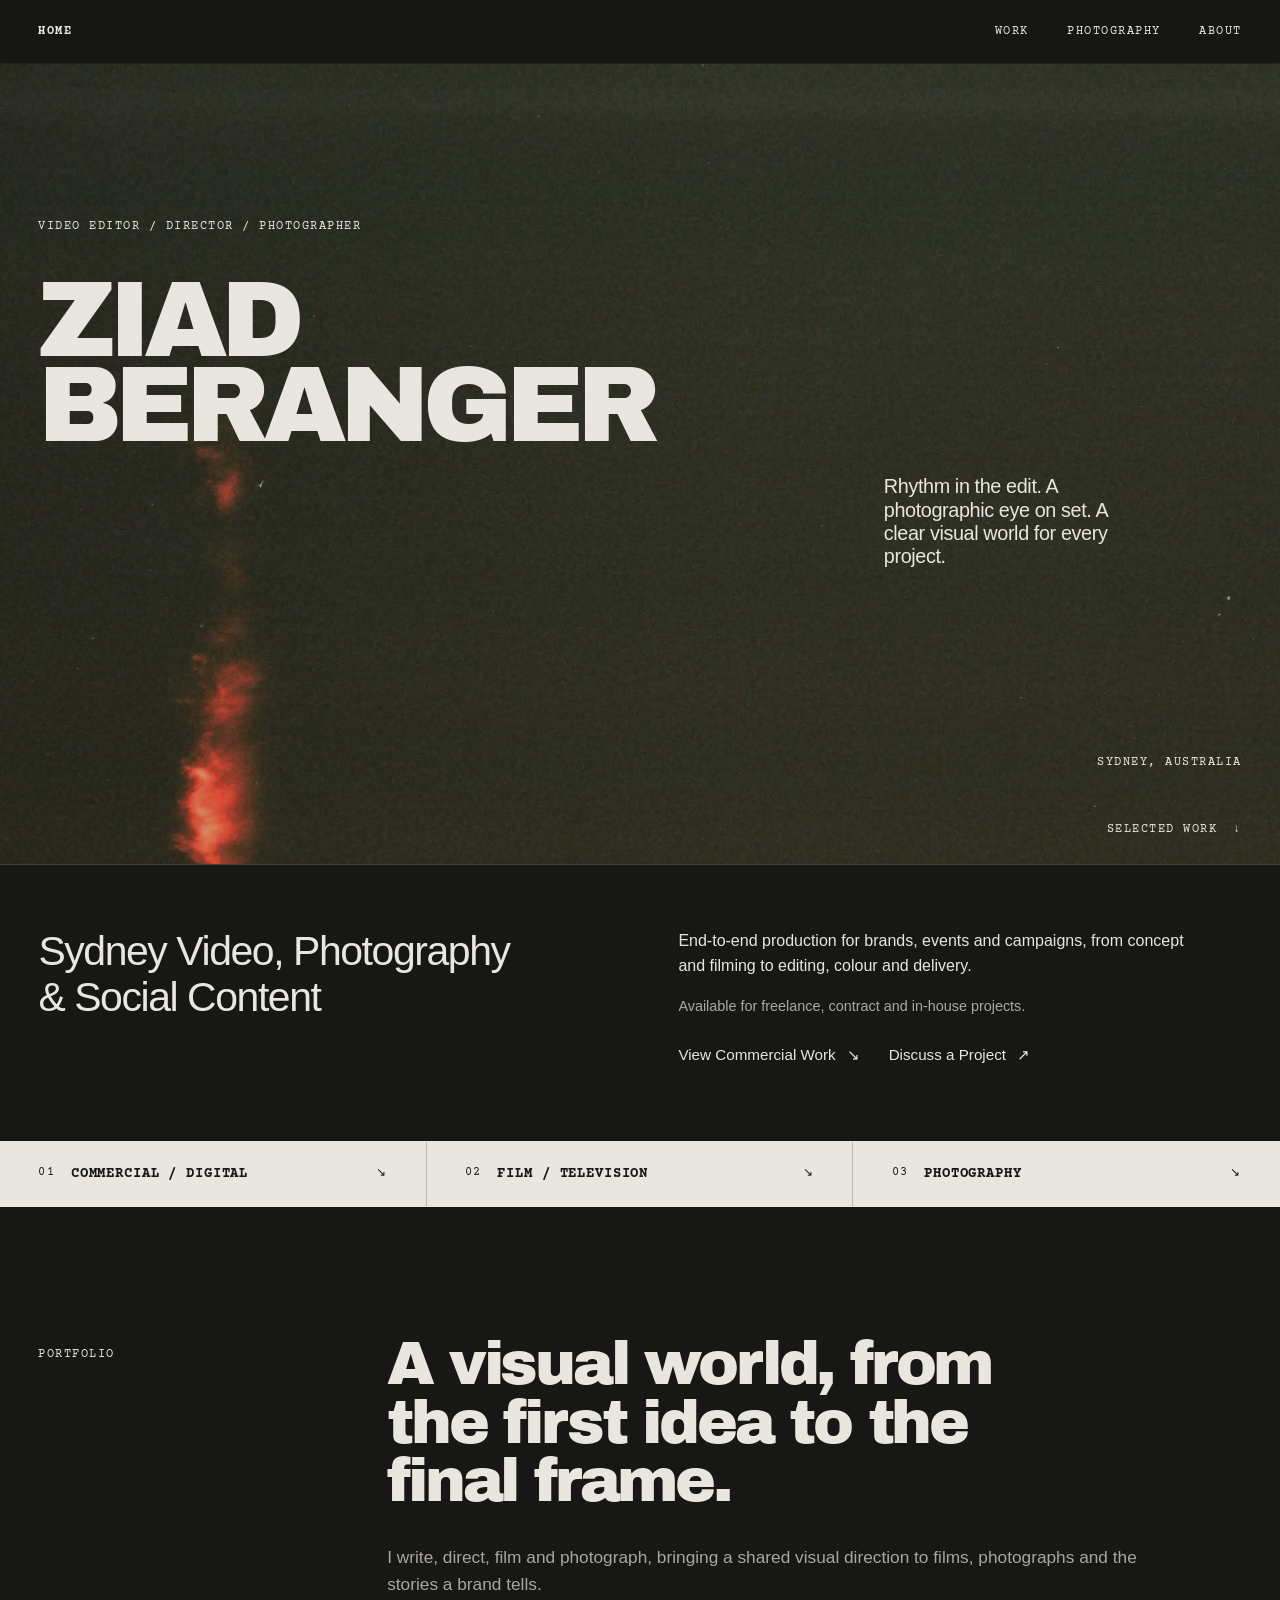
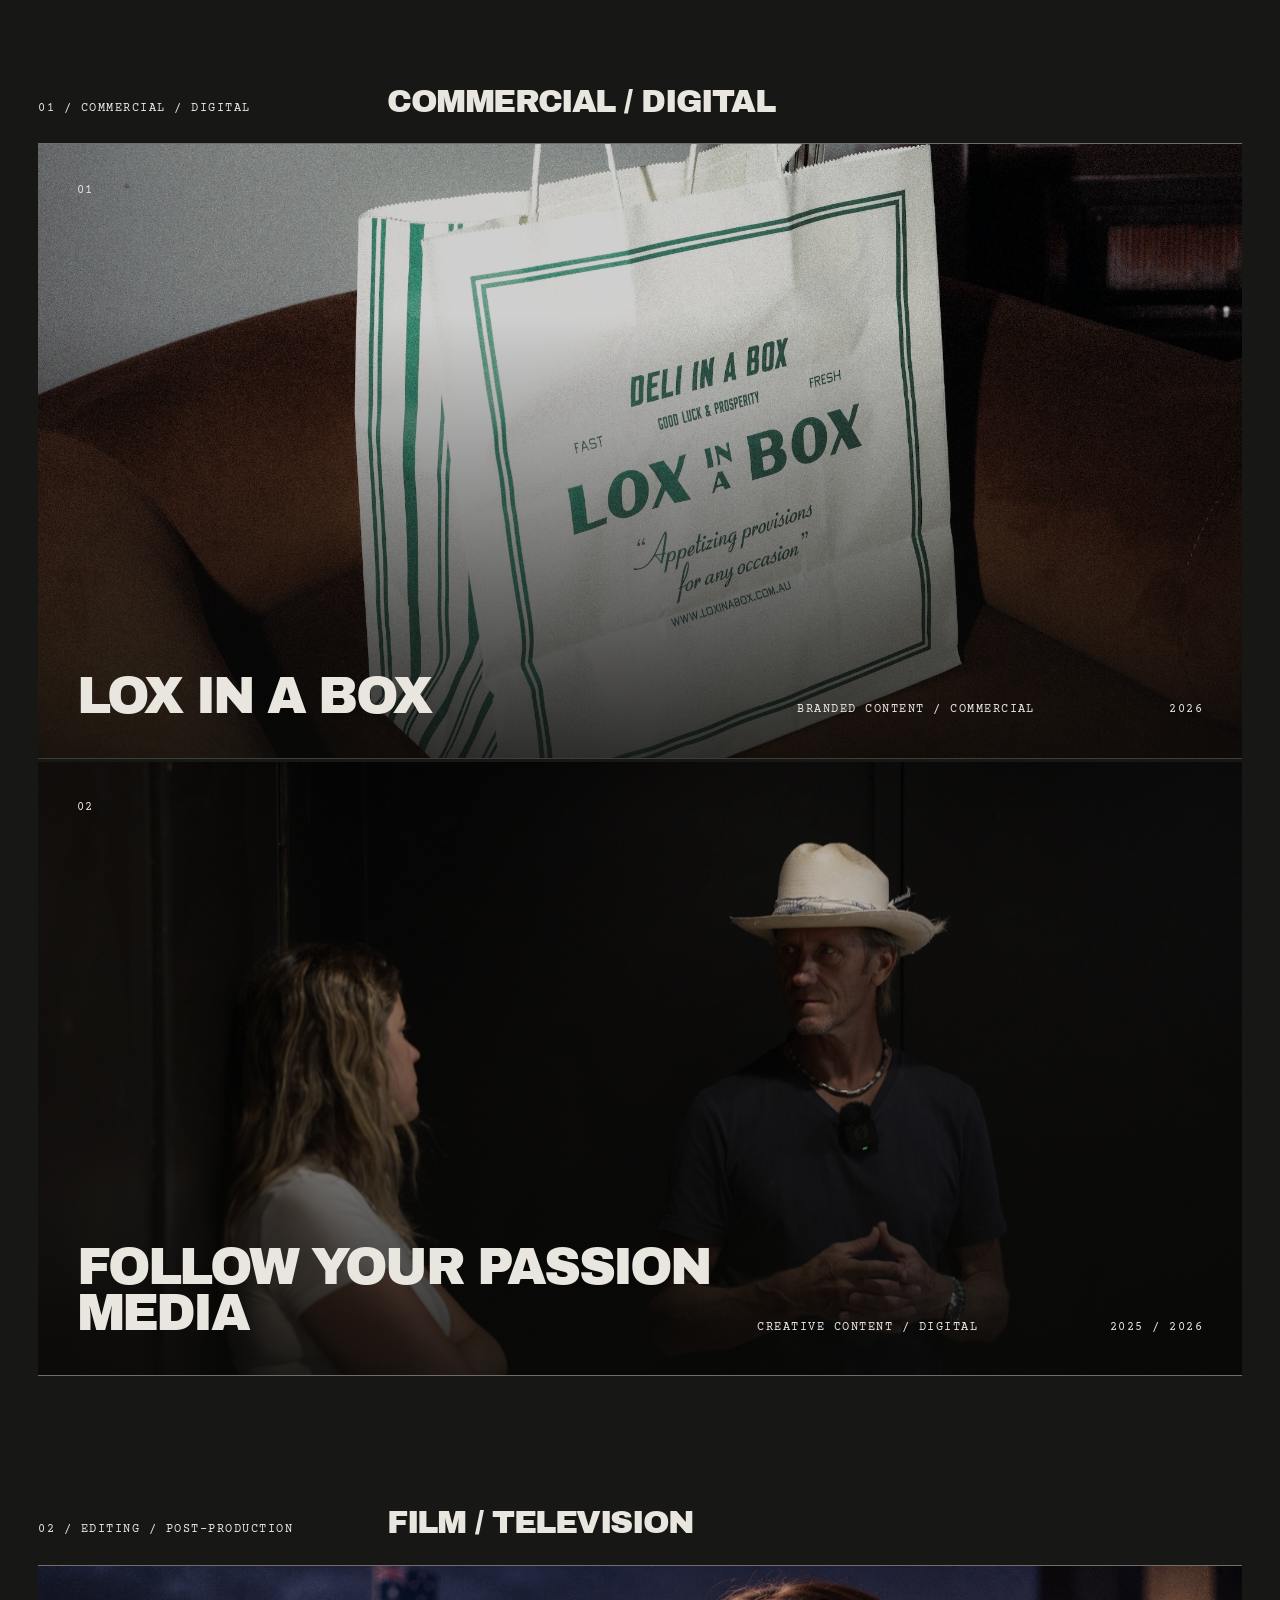
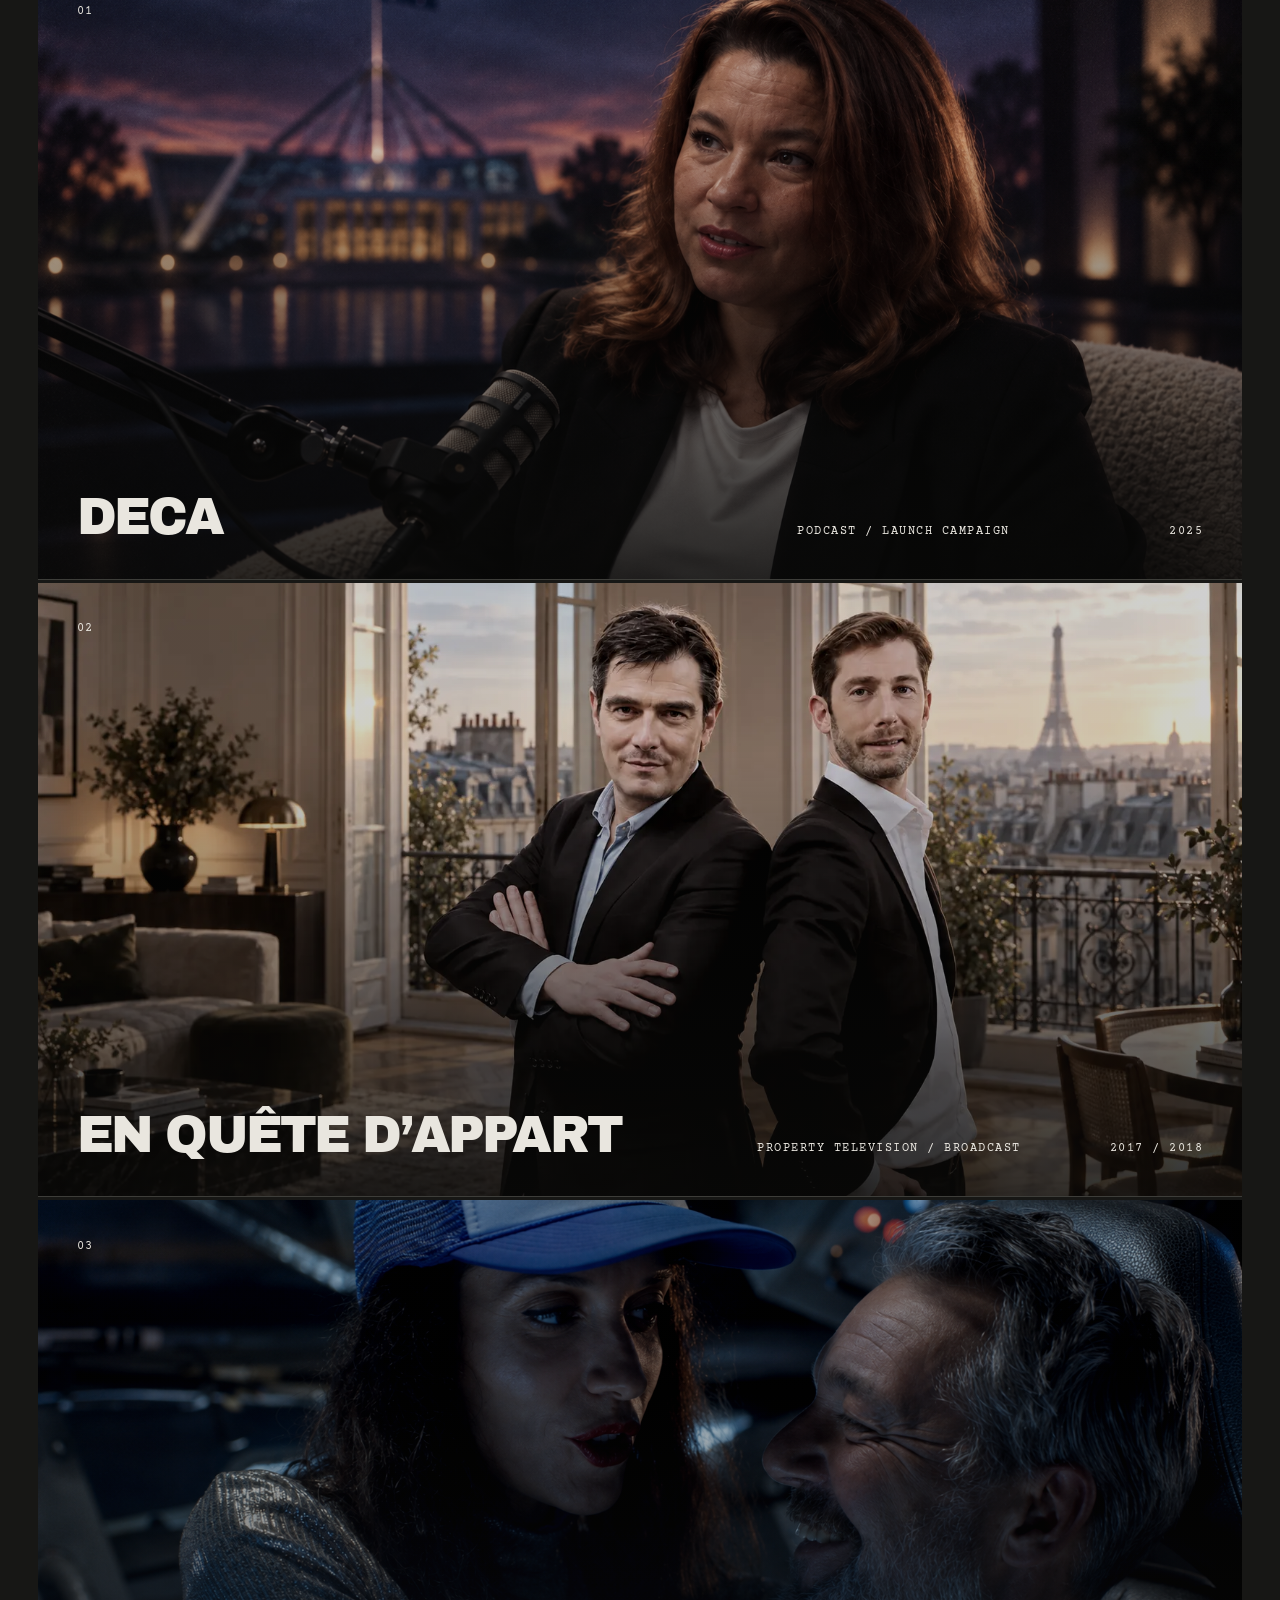
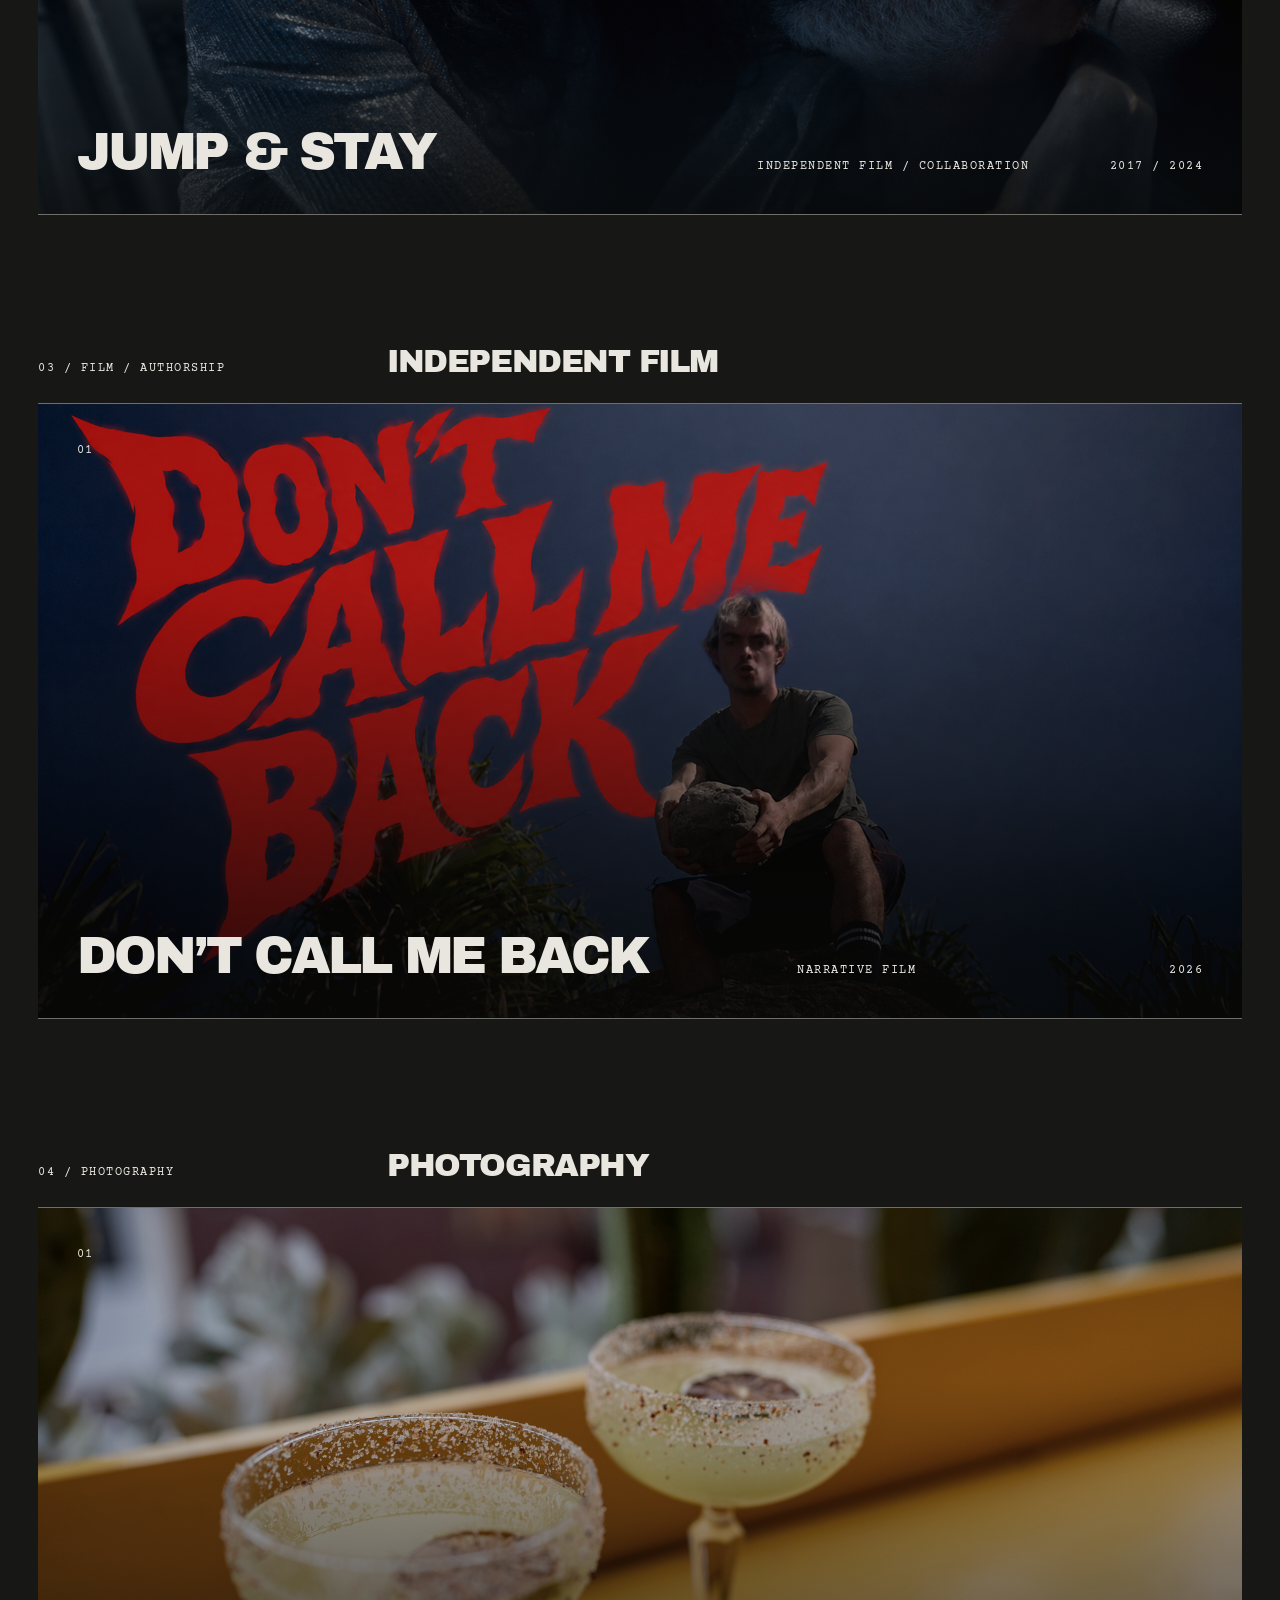
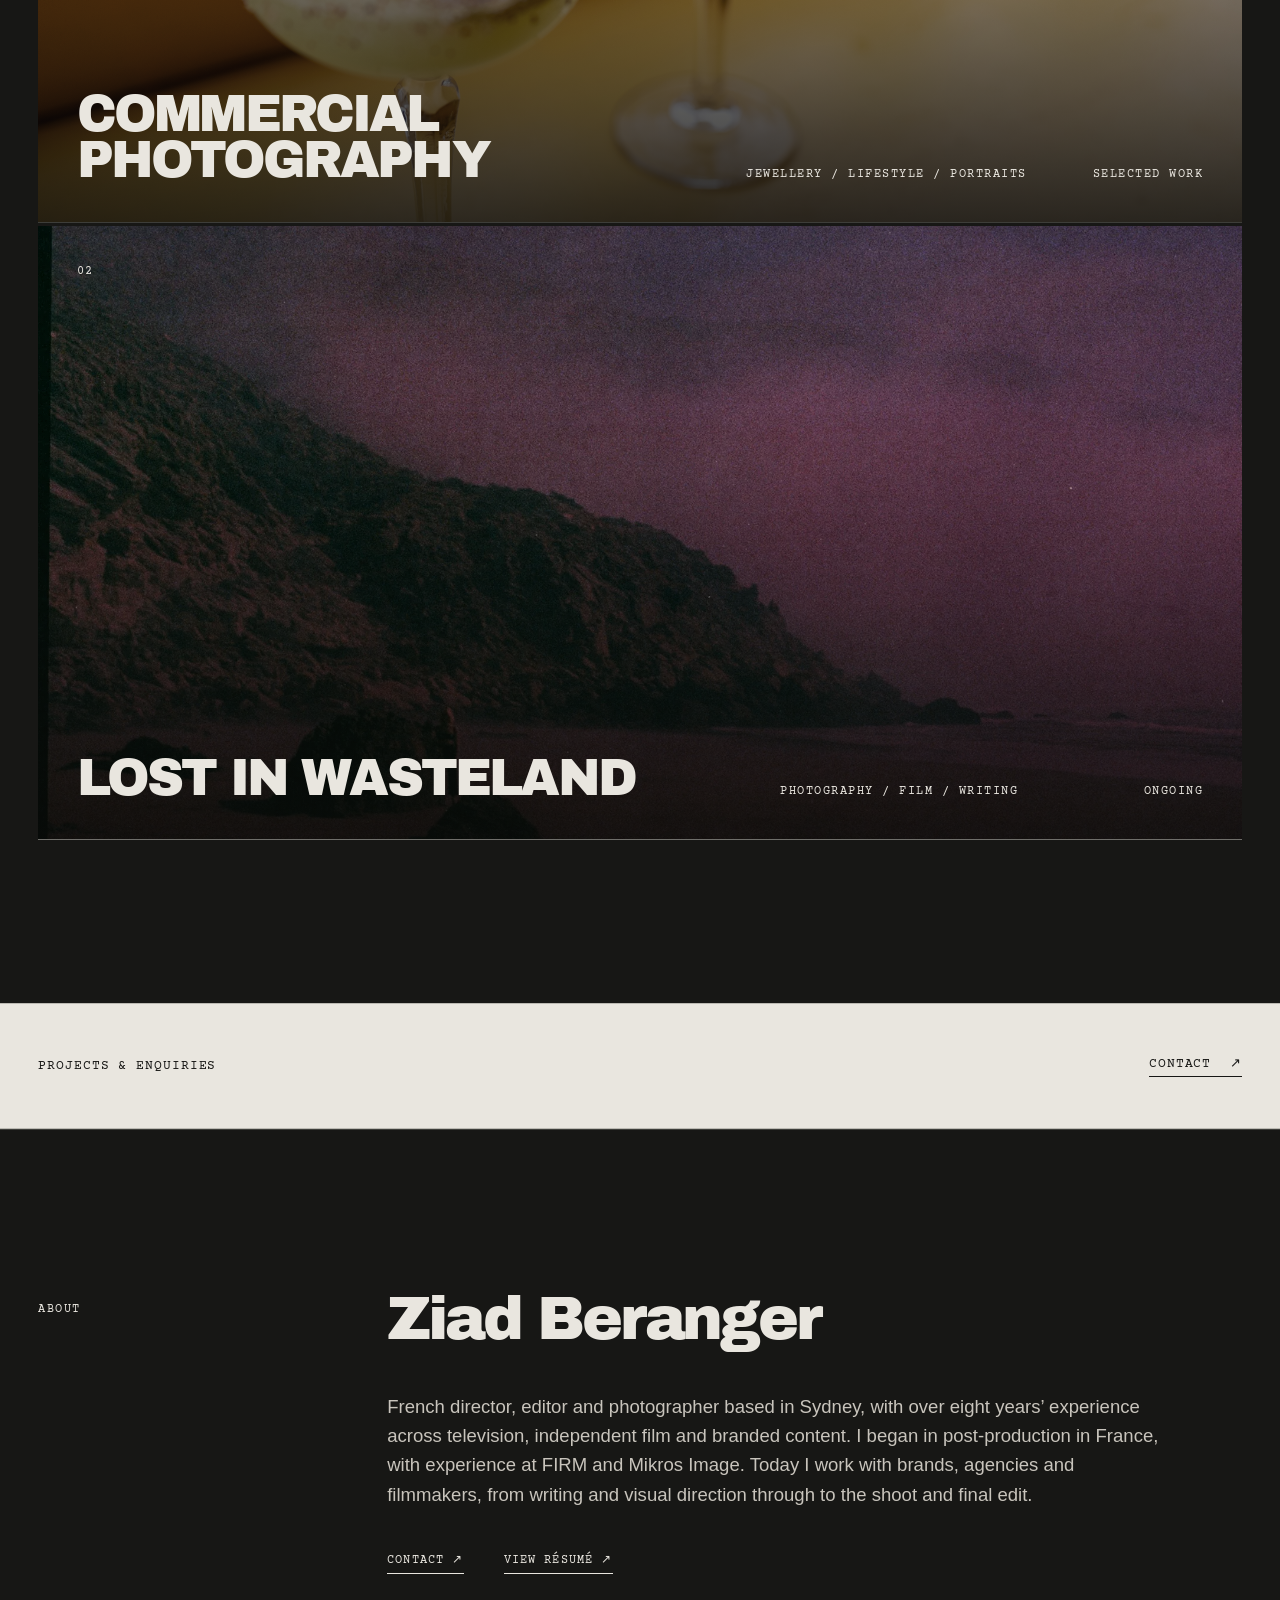
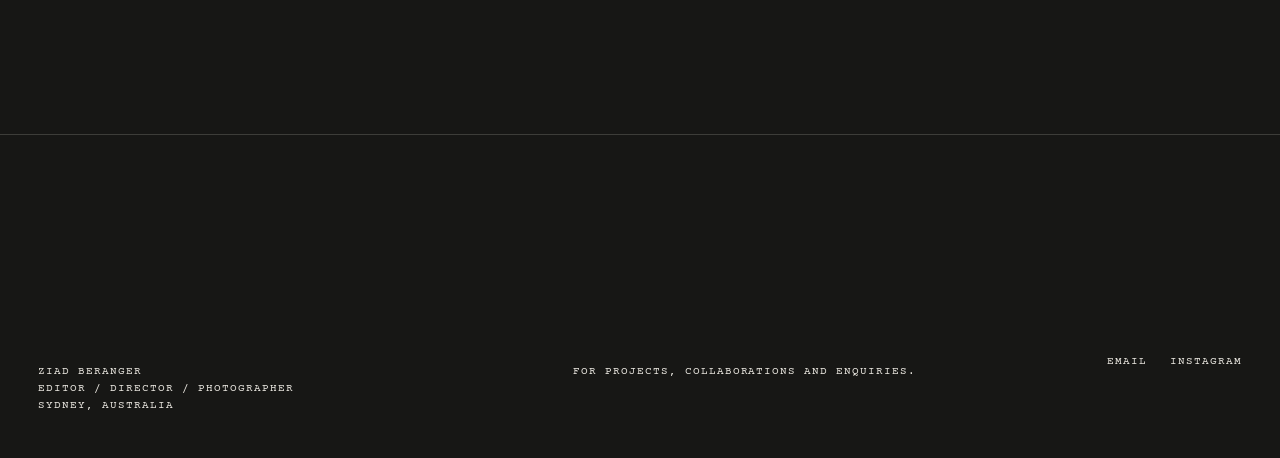
<file: index.html>
<!doctype html>
<html lang="en">
<head>
  <meta charset="utf-8">
  <meta name="viewport" content="width=device-width, initial-scale=1">
  <meta name="description" content="Sydney-based video editor, director and photographer working across broadcast television, post-production, branded content, independent film and photography.">
  <meta name="theme-color" content="#171715">
  <link rel="canonical" href="https://ziadberanger.com/">
  <meta property="og:title" content="Ziad Beranger / Video Editor, Director &amp; Photographer">
  <meta property="og:description" content="Sydney-based video editor, director and photographer working across post-production, branded content, independent film and photography.">
  <meta property="og:url" content="https://ziadberanger.com/">
  <meta property="og:type" content="website">
  <title>Ziad Beranger / Video Editor, Director &amp; Photographer, Sydney</title>
  <link rel="stylesheet" href="styles.css?v=20260928-services-1">
</head>
<body>
  <header class="nav" aria-label="Primary navigation">
    <a class="wordmark" href="#top">Home</a>
    <nav>
      <a href="#work">Work</a>
      <a class="photography-link" href="#photography">Photography</a>
      <a href="#about">About</a>
    </nav>
  </header>

  <main id="top">
    <section class="hero" aria-labelledby="hero-title">
      <div class="hero-media" role="img" aria-label="Cinematic landscape"></div>
      <div class="hero-shade" aria-hidden="true"></div>
      <div class="hero-grain" aria-hidden="true"></div>

      <div class="hero-copy">
        <p class="eyebrow">Video Editor / Director / Photographer</p>
        <h1 id="hero-title">Ziad<br>Beranger</h1>
        <p class="discipline">Rhythm in the edit. A photographic eye on set. A clear visual world for every project.</p>
        <p class="location">Sydney, Australia</p>
      </div>

      <a class="scroll-cue" href="#work">Selected work <span>↓</span></a>
    </section>

    <section class="services-intro" aria-labelledby="services-title">
      <h2 id="services-title">Sydney Video, Photography &amp; Social Content</h2>
      <div class="services-copy">
        <p>End-to-end production for brands, events and campaigns, from concept and filming to editing, colour and delivery.</p>
        <p class="services-availability">Available for freelance, contract and in-house projects.</p>
        <div class="services-actions">
          <a href="#direction-content">View Commercial Work <span aria-hidden="true">↘</span></a>
          <a href="mailto:ziadberanger1@gmail.com?subject=Project%20enquiry">Discuss a Project <span aria-hidden="true">↗</span></a>
        </div>
      </div>
    </section>

    <nav class="role-nav" aria-label="Browse work by discipline">
      <a href="#direction-content">
        <span class="role-nav-number">01</span>
        <span><strong>Commercial / Digital</strong></span>
        <span aria-hidden="true">↘</span>
      </a>
      <a href="#editing-post">
        <span class="role-nav-number">02</span>
        <span><strong>Film / Television</strong></span>
        <span aria-hidden="true">↘</span>
      </a>
      <a href="#photography">
        <span class="role-nav-number">03</span>
        <span><strong>Photography</strong></span>
        <span aria-hidden="true">↘</span>
      </a>
    </nav>

    <section class="work" id="work" aria-labelledby="work-title">
      <div class="section-head">
        <p class="eyebrow">Portfolio</p>
        <div>
          <h2 id="work-title">A visual world, from the first idea to the final frame.</h2>
          <p class="section-intro">I write, direct, film and photograph, bringing a shared visual direction to films, photographs and the stories a brand tells.</p>
        </div>
      </div>

      <div class="project-list" id="project-list"></div>
    </section>

    <aside class="contact-strip" aria-label="Contact">
      <p>Projects &amp; enquiries</p>
      <a href="mailto:ziadberanger1@gmail.com?subject=Project%20enquiry%20for%20Ziad%20Beranger">Contact <span aria-hidden="true">↗</span></a>
    </aside>

    <section class="about" id="about" aria-labelledby="about-title">
      <p class="eyebrow">About</p>
      <div>
        <h2 id="about-title">Ziad Beranger</h2>
        <p>French director, editor and photographer based in Sydney, with over eight years’ experience across television, independent film and branded content. I began in post-production in France, with experience at FIRM and Mikros Image. Today I work with brands, agencies and filmmakers, from writing and visual direction through to the shoot and final edit.</p>

        <div class="about-links">
          <a class="text-link" href="mailto:ziadberanger1@gmail.com">Contact ↗</a>
          <a class="text-link" href="Ziad-Beranger-Resume.pdf" target="_blank">View résumé ↗</a>
        </div>
      </div>
    </section>
  </main>

  <footer>
    <p>Ziad Beranger<br>Editor / Director / Photographer<br>Sydney, Australia</p>
    <p>For projects, collaborations and enquiries.</p>
    <div>
      <a href="mailto:ziadberanger1@gmail.com">Email</a>
      <a href="https://www.instagram.com/_mikeferrari_/" target="_blank" rel="noreferrer">Instagram</a>
    </div>
  </footer>

  <dialog class="project-dialog" id="project-dialog">
    <button class="dialog-close" type="button" aria-label="Close project">Close ×</button>
    <article id="project-content"></article>
  </dialog>

  <script src="app.js?v=20260921-balanced-3"></script>
</body>
</html>
</file>
<file: styles.css>
@font-face {
  font-family: 'Archivo Black';
  src: url('assets/fonts/ArchivoBlack-Regular.ttf') format('truetype');
  font-style: normal;
  font-weight: 900;
  font-display: swap;
}

@font-face {
  font-family: 'Courier Prime';
  src: url('assets/fonts/CourierPrime-Regular.ttf') format('truetype');
  font-style: normal;
  font-weight: 400;
  font-display: swap;
}

@font-face {
  font-family: 'Courier Prime';
  src: url('assets/fonts/CourierPrime-Bold.ttf') format('truetype');
  font-style: normal;
  font-weight: 700;
  font-display: swap;
}

:root {
  --ink: #171715;
  --ink-soft: #1d1d1a;
  --paper: #e9e6df;
  --muted: #aaa69e;
  --line: rgba(233, 230, 223, .18);
  --line-strong: rgba(233, 230, 223, .42);
  --pad: clamp(1.35rem, 3vw, 3.2rem);
  --display: 'Archivo Black', Arial Black, sans-serif;
  --mono: 'Courier Prime', Courier, monospace;
  --sans: Arial, Helvetica, sans-serif;
}

* {
  box-sizing: border-box;
}

html {
  scroll-behavior: smooth;
  scroll-padding-top: 64px;
  background: var(--ink);
}

body {
  margin: 0;
  background: var(--ink);
  color: var(--paper);
  font-family: var(--sans);
  -webkit-font-smoothing: antialiased;
}

body::selection,
body *::selection {
  background: var(--paper);
  color: var(--ink);
}

a {
  color: inherit;
  text-decoration: none;
}

button {
  margin: 0;
  border: 0;
  padding: 0;
  background: transparent;
  color: inherit;
  font: inherit;
}

a:focus-visible,
button:focus-visible {
  outline: 1px solid var(--paper);
  outline-offset: 5px;
}

.eyebrow,
.discipline,
.location,
.scroll-cue,
.project-category,
.project-year,
.project-index,
.project-feature-duration {
  font-family: var(--mono);
  font-size: .72rem;
  line-height: 1.45;
  letter-spacing: .13em;
  text-transform: uppercase;
}

.nav {
  position: fixed;
  z-index: 30;
  inset: 0 0 auto;
  height: 64px;
  display: flex;
  align-items: center;
  justify-content: space-between;
  padding: 0 var(--pad);
  border-bottom: 1px solid rgba(233, 230, 223, .06);
  background: rgba(23, 23, 21, .91);
  backdrop-filter: blur(16px);
  font-family: var(--mono);
  font-size: .72rem;
  letter-spacing: .13em;
  text-transform: uppercase;
}

.nav nav {
  display: flex;
  gap: 2.4rem;
}

.nav a {
  transition: opacity .25s ease;
}

.nav a:hover {
  opacity: .58;
}

.wordmark {
  font-weight: 700;
}

.hero {
  position: relative;
  min-height: 96svh;
  overflow: hidden;
}

.hero-media,
.hero-video,
.hero-shade {
  position: absolute;
  inset: 64px 0 0;
}

.hero-media {
  background: var(--ink-soft) url('assets/home/home-hero.webp') center / cover no-repeat;
  transform: scale(1.005);
}

.hero-video {
  z-index: 1;
  width: 100%;
  height: calc(100% - 64px);
  display: block;
  object-fit: cover;
  object-position: center;
  filter: saturate(.86) contrast(1.03) brightness(.9);
}

.hero-shade {
  z-index: 2;
  background: linear-gradient(90deg, rgba(7, 7, 6, .22), transparent 60%);
  pointer-events: none;
}

.hero-grain {
  position: absolute;
  z-index: 3;
  inset: 0;
  opacity: .11;
  pointer-events: none;
  background-image: url("data:image/svg+xml,%3Csvg viewBox='0 0 180 180' xmlns='http://www.w3.org/2000/svg'%3E%3Cfilter id='n'%3E%3CfeTurbulence type='fractalNoise' baseFrequency='.9' numOctaves='4' stitchTiles='stitch'/%3E%3C/filter%3E%3Crect width='100%25' height='100%25' filter='url(%23n)' opacity='.55'/%3E%3C/svg%3E");
  mix-blend-mode: screen;
}

.hero-copy {
  position: absolute;
  z-index: 4;
  inset: 23vh var(--pad) 9vh;
  display: grid;
  grid-template-columns: minmax(0, 1.35fr) minmax(250px, .65fr);
  grid-template-rows: auto 1fr auto;
  column-gap: clamp(3rem, 8vw, 10rem);
  row-gap: 1rem;
  align-items: start;
}

.hero h1 {
  grid-column: 1;
  grid-row: 2;
  align-self: start;
  max-width: 9ch;
  margin: 1rem 0 0;
  font-family: var(--display);
  font-size: clamp(4.4rem, 8.4vw, 9rem);
  font-weight: 900;
  line-height: .79;
  letter-spacing: -.065em;
  text-transform: uppercase;
}

.hero .eyebrow {
  grid-column: 1;
  grid-row: 1;
}

.discipline {
  grid-column: 2;
  grid-row: 2;
  align-self: center;
  justify-self: start;
  margin: 6vh 0 0;
}

.location {
  grid-column: 2;
  grid-row: 3;
  align-self: end;
  justify-self: end;
}

.scroll-cue {
  position: absolute;
  z-index: 4;
  right: var(--pad);
  bottom: 1.6rem;
  display: flex;
  gap: 1rem;
  transition: opacity .25s ease;
}

.scroll-cue:hover {
  opacity: .6;
}

.hero .discipline {
  max-width: 23ch;
  font-family: var(--sans);
  font-size: clamp(1.1rem, 1.55vw, 1.55rem);
  line-height: 1.18;
  letter-spacing: -.02em;
  text-transform: none;
}

.role-nav {
  display: grid;
  grid-template-columns: repeat(3, minmax(0, 1fr));
  border-block: 1px solid var(--line-strong);
  background: var(--paper);
  color: var(--ink);
}

.role-nav a {
  display: grid;
  grid-template-columns: auto 1fr auto;
  gap: 1rem;
  align-items: start;
  min-width: 0;
  padding: 1.45rem var(--pad);
  border-right: 1px solid rgba(23, 23, 21, .22);
  font-family: var(--mono);
  transition: background .25s ease, color .25s ease;
}

.role-nav a:last-child {
  border-right: 0;
}

.role-nav a:hover,
.role-nav a:focus-visible {
  background: var(--ink);
  color: var(--paper);
}

.role-nav-number,
.role-nav a > span:last-child {
  font-size: .76rem;
  letter-spacing: .1em;
}

.role-nav strong,
.role-nav small {
  display: block;
}

.role-nav strong {
  font-size: .9rem;
  line-height: 1.25;
  letter-spacing: .06em;
  text-transform: uppercase;
}

.role-nav small {
  margin-top: .45rem;
  font-family: var(--sans);
  font-size: .9rem;
  line-height: 1.3;
  letter-spacing: 0;
}

.work {
  padding: 8rem var(--pad) 2rem;
}

.section-head {
  display: grid;
  grid-template-columns: .75fr 2.25fr;
  gap: clamp(2rem, 5vw, 6rem);
  margin-bottom: 5.5rem;
}

.section-head h2,
.about h2 {
  max-width: 17ch;
  margin: 0;
  font-family: var(--display);
  font-size: clamp(2.45rem, 4.8vw, 5.25rem);
  font-weight: 900;
  line-height: .95;
  letter-spacing: -.052em;
}

.section-intro {
  max-width: 47rem;
  margin: 2.1rem 0 0;
  color: var(--muted);
  font-size: clamp(1rem, 1.35vw, 1.25rem);
  line-height: 1.55;
}

.project-list {
  border-top: 1px solid var(--line);
}

.project {
  position: relative;
  width: 100%;
  min-height: clamp(420px, 48vw, 650px);
  overflow: hidden;
  border-bottom: 1px solid var(--line);
  cursor: pointer;
  text-align: left;
}

.project-media {
  position: absolute;
  inset: 0;
  display: block;
  background-color: var(--ink-soft);
  background-position: var(--cover-position, 50% 50%);
  background-size: cover;
  filter: saturate(.76) contrast(1.04) brightness(.88);
  transform: scale(1.005);
  transition: transform .75s cubic-bezier(.2, .7, .2, 1), filter .4s ease;
}

.project::after {
  content: '';
  position: absolute;
  inset: 0;
  background: linear-gradient(180deg, rgba(9, 9, 8, .08) 28%, rgba(9, 9, 8, .82) 100%);
  pointer-events: none;
}

.project:hover .project-media,
.project:focus-visible .project-media {
  filter: saturate(.94) contrast(1.02) brightness(.94);
  transform: scale(1.025);
}

.project-index {
  position: absolute;
  z-index: 2;
  top: var(--pad);
  left: var(--pad);
}

.project-copy {
  position: absolute;
  z-index: 2;
  inset: auto 0 0;
  display: grid;
  grid-template-columns: 2fr 1fr auto;
  gap: 1.5rem;
  align-items: end;
  padding: var(--pad);
}

.project-title {
  font-family: var(--display);
  font-size: clamp(2.15rem, 4vw, 4.25rem);
  font-weight: 900;
  line-height: .9;
  letter-spacing: -.055em;
  text-transform: uppercase;
}

.project-category,
.project-year {
  display: block;
}

.about {
  display: grid;
  grid-template-columns: .75fr 2.25fr;
  gap: clamp(2rem, 5vw, 6rem);
  padding: 10rem var(--pad);
  border-top: 1px solid var(--line);
}

.about > div > p {
  max-width: 49rem;
  margin: 2.7rem 0;
  color: #c8c4bc;
  font-size: clamp(1.05rem, 1.45vw, 1.35rem);
  line-height: 1.58;
}

.capabilities {
  display: grid;
  grid-template-columns: repeat(2, minmax(0, 1fr));
  max-width: 49rem;
  margin: 0 0 3.2rem;
  padding: 0;
  border-top: 1px solid var(--line);
  list-style: none;
}

.capabilities li {
  padding: .9rem 0;
  border-bottom: 1px solid var(--line);
  font-family: var(--mono);
  font-size: .72rem;
  letter-spacing: .1em;
  text-transform: uppercase;
}

.capabilities li:nth-child(odd) {
  padding-right: 1rem;
}

.capabilities li:nth-child(even) {
  padding-left: 1rem;
  border-left: 1px solid var(--line);
}

.text-link {
  display: inline-block;
  padding-bottom: .35rem;
  border-bottom: 1px solid currentColor;
  font-family: var(--mono);
  font-size: .72rem;
  letter-spacing: .1em;
  text-transform: uppercase;
  transition: opacity .25s ease;
}

.text-link:hover {
  opacity: .6;
}

footer {
  min-height: 36vh;
  display: grid;
  grid-template-columns: 1fr 1fr auto;
  gap: 2rem;
  align-content: end;
  padding: 5rem var(--pad) 2rem;
  border-top: 1px solid var(--line);
  font-family: var(--mono);
  font-size: .68rem;
  line-height: 1.55;
  letter-spacing: .09em;
  text-transform: uppercase;
}

footer div {
  display: flex;
  gap: 1.4rem;
}

footer a:hover {
  text-decoration: underline;
  text-underline-offset: .35rem;
}

.project-dialog {
  width: 100%;
  max-width: none;
  min-height: 100%;
  margin: 0;
  padding: 0;
  border: 0;
  background: var(--ink);
  color: var(--paper);
  overscroll-behavior: contain;
}

.project-dialog::backdrop {
  background: var(--ink);
}

.dialog-close {
  position: fixed;
  z-index: 60;
  top: 1.25rem;
  right: var(--pad);
  display: inline-flex;
  align-items: center;
  gap: .65rem;
  padding: .35rem 0 .4rem;
  border-bottom: 1px solid rgba(233, 230, 223, .65);
  color: var(--paper);
  font-family: var(--mono);
  font-size: .7rem;
  letter-spacing: .13em;
  text-shadow: 0 1px 14px rgba(0, 0, 0, .55);
  text-transform: uppercase;
  cursor: pointer;
  transition: opacity .25s ease, gap .25s ease, transform .25s ease;
}

.dialog-close:hover {
  gap: .95rem;
  opacity: .7;
  transform: translateX(-3px);
}

.dialog-close-icon {
  display: inline-block;
  font-size: 1rem;
  line-height: 1;
  transform: translateY(-1px);
}

.project-hero {
  position: relative;
  min-height: clamp(400px, 44svh, 620px);
  display: flex;
  align-items: end;
  padding: 6.5rem var(--pad) 2.3rem;
  background-color: var(--ink-soft);
  background-position: var(--cover-position, 50% 50%);
  background-size: cover;
}

.project-hero::after {
  content: '';
  position: absolute;
  inset: 0;
  background: linear-gradient(180deg, rgba(0, 0, 0, .08), rgba(0, 0, 0, .74));
}

.project-hero > div {
  position: relative;
  z-index: 1;
}

.project-hero h2 {
  max-width: 15ch;
  margin: .5rem 0 0;
  font-family: var(--display);
  font-size: clamp(3.4rem, 7.4vw, 8rem);
  font-weight: 900;
  line-height: .82;
  letter-spacing: -.065em;
  text-transform: uppercase;
}

.project-story {
  position: relative;
  min-height: 66vh;
  display: flex;
  align-items: center;
  overflow: hidden;
  padding: 9rem max(var(--pad), 11vw);
}

.project-story-media {
  position: absolute;
  inset: 0;
  overflow: hidden;
  background: #090908;
}

.project-story-media video {
  position: absolute;
  inset: -3%;
  width: 106%;
  height: 106%;
  object-fit: cover;
}

.project-story-media video {
  background: #000;
  opacity: 0;
  mix-blend-mode: normal;
  transition: opacity .35s ease;
}

.project-story-media video.is-ready {
  opacity: 1;
}

.project-story-overlay {
  position: absolute;
  inset: 0;
  background: linear-gradient(90deg, rgba(18, 18, 16, .86) 0%, rgba(18, 18, 16, .62) 49%, rgba(18, 18, 16, .38) 100%);
}

.project-story-copy {
  position: relative;
  z-index: 2;
  width: 100%;
  display: grid;
  grid-template-columns: .75fr 2.25fr;
  gap: 4rem;
  align-items: end;
}

.project-story-meta {
  font-family: var(--mono);
  font-size: .68rem;
  line-height: 1.65;
  letter-spacing: .09em;
  text-transform: uppercase;
}

.project-story-meta p {
  margin: 0 0 .7rem;
}

.project-story-description {
  max-width: 760px;
  margin: 0;
  font-size: clamp(1.55rem, 2.35vw, 2.75rem);
  line-height: 1.12;
  letter-spacing: -.035em;
}

.project-details {
  display: grid;
  grid-template-columns: .7fr 1fr 1fr;
  gap: clamp(2rem, 4vw, 5rem);
  padding: 8rem var(--pad);
  border-top: 1px solid var(--line);
  background: var(--ink);
}

.project-detail-label,
.project-fact dt {
  margin: 0 0 1rem;
  color: var(--muted);
  font-family: var(--mono);
  font-size: .68rem;
  letter-spacing: .1em;
  text-transform: uppercase;
}

.project-detail {
  padding-top: 1rem;
  border-top: 1px solid var(--line);
}

.project-detail > p:last-child {
  max-width: 34rem;
  margin: 0;
  font-size: clamp(1rem, 1.25vw, 1.2rem);
  line-height: 1.55;
}

.project-facts {
  grid-column: 2 / 4;
  display: grid;
  grid-template-columns: repeat(3, minmax(0, 1fr));
  gap: 0;
  margin: 1rem 0 0;
  border-top: 1px solid var(--line);
}

.project-fact {
  min-width: 0;
  padding: 1.2rem 1rem 0 0;
}

.project-fact + .project-fact {
  padding-left: 1rem;
  border-left: 1px solid var(--line);
}

.project-fact dd {
  margin: 0;
  font-size: .86rem;
  line-height: 1.45;
}

.project-feature {
  padding: 2rem var(--pad) 8rem;
  background: var(--ink);
}

.project-feature-head {
  display: flex;
  justify-content: space-between;
  padding: 0 0 1.2rem;
}

.project-feature-head p {
  margin: 0;
}

.project-feature video {
  display: block;
  width: 100%;
  max-height: 90vh;
  background: #000;
}

.project-feature--vertical {
  display: grid;
  grid-template-columns: minmax(0, 1fr) minmax(0, 1fr);
  column-gap: clamp(2rem, 6vw, 6rem);
  row-gap: 2rem;
  align-items: center;
}

.project-feature--vertical .project-feature-head {
  grid-column: 1 / -1;
  gap: 1rem;
  border-top: 1px solid var(--line);
  padding-top: 1rem;
}

.project-feature-copy h3 {
  margin: 0 0 1.5rem;
  font-size: clamp(1.8rem, 3vw, 3rem);
  line-height: 1.08;
  letter-spacing: -.035em;
  font-weight: 400;
}

.project-feature-copy > p {
  max-width: 28rem;
  font-size: 1rem;
  line-height: 1.55;
}

.project-feature-copy .project-feature-note {
  margin-top: 2rem;
  color: var(--muted);
  font-family: var(--mono);
  font-size: .68rem;
  text-transform: uppercase;
  letter-spacing: .1em;
}

.project-feature--vertical video {
  /* Limit width from viewport height so both dimensions retain the source ratio. */
  width: min(100%, 420px, 45svh);
  height: auto;
  max-height: none;
  aspect-ratio: 9 / 16;
  object-fit: contain;
  justify-self: center;
}

.filmstrip--lox-in-a-box .gallery-row--solo-portrait {
  height: auto;
}

.filmstrip--lox-in-a-box .gallery-row--solo-portrait .gallery-cell {
  width: min(100%, 680px);
  height: auto;
  margin-inline: auto;
}

.filmstrip--lox-in-a-box .gallery-cell::before {
  content: none;
}

@media (max-width: 760px) {
  .project-feature--vertical {
    grid-template-columns: minmax(0, 1fr);
    gap: 2rem;
  }

  .project-feature--vertical .project-feature-head {
    flex-direction: row;
  }
}

.project-feature-embed {
  position: relative;
  width: 100%;
  aspect-ratio: 16 / 9;
  background: #000;
}

.project-feature-embed iframe,
.related-work-embed iframe {
  display: block;
  width: 100%;
  height: 100%;
  border: 0;
}

.filmstrip {
  width: 100%;
  display: block;
  padding: 0;
  background: var(--ink);
}

.gallery-row {
  width: 100%;
  display: grid;
  gap: 0;
  align-items: start;
  overflow: hidden;
  margin: 0;
  padding: 0;
  background: var(--ink);
}

.gallery-row--solo {
  grid-template-columns: 1fr;
}

.gallery-cell {
  position: relative;
  min-width: 0;
  overflow: hidden;
  margin: 0;
  padding: 0;
  background: transparent;
}

.gallery-cell img.gallery-image {
  display: block;
  width: 100%;
  height: auto;
  margin: 0;
  padding: 0;
  object-fit: contain;
  background: transparent;
}

.gallery-row--solo-portrait {
  position: relative;
  height: min(92svh, 1040px);
  background: var(--ink);
}

.gallery-row--solo-portrait .gallery-cell {
  height: 100%;
}

.gallery-row--solo-portrait .gallery-cell::before {
  content: '';
  position: absolute;
  inset: -5%;
  background-image: var(--gallery-bg);
  background-position: center;
  background-size: cover;
  filter: blur(26px) brightness(.42) saturate(.72);
  transform: scale(1.08);
}

.gallery-row--solo-portrait .gallery-cell img.gallery-image {
  position: relative;
  z-index: 1;
  width: 100%;
  height: 100%;
  object-fit: contain;
}

.next-project {
  position: relative;
  width: 100%;
  display: grid;
  grid-template-columns: .7fr 2.3fr auto;
  gap: 2rem;
  align-items: end;
  padding: 6rem var(--pad);
  border-top: 1px solid var(--line);
  color: var(--paper);
  cursor: pointer;
  text-align: left;
}

.next-project-title {
  min-width: 0;
  overflow-wrap: anywhere;
  font-family: var(--display);
  font-size: clamp(2.4rem, 5.2vw, 6rem);
  line-height: .9;
  letter-spacing: -.055em;
  text-transform: uppercase;
}

.next-project-arrow {
  font-size: clamp(2rem, 4vw, 4rem);
  transition: transform .25s ease;
}

.next-project:hover .next-project-arrow {
  transform: translate(.25rem, .25rem);
}

@media (max-width: 900px) {
  .section-head,
  .about,
  .project-story-copy,
  .project-details {
    grid-template-columns: 1fr 2fr;
  }

  .project-details > .eyebrow {
    grid-column: 1;
  }

  .project-detail,
  .project-facts {
    grid-column: 2;
  }
}

@media (max-width: 720px) {
  html {
    scroll-padding-top: 58px;
  }

  .nav {
    height: 58px;
    font-size: .66rem;
  }

  .nav nav {
    gap: 1.25rem;
  }

  .hero {
    min-height: 92svh;
  }

  .hero-media,
  .hero-video,
  .hero-shade {
    inset: 58px 0 0;
  }

  .hero-media,
  .hero-video {
    background-position: 27% center;
  }

  .hero-video {
    height: calc(100% - 58px);
    object-position: 27% center;
  }

  .hero-copy {
    inset: 18vh var(--pad) 9vh;
    grid-template-columns: 1fr;
    grid-template-rows: auto auto 1fr auto;
    gap: .8rem 0;
  }

  .hero .eyebrow {
    grid-area: 1 / 1;
  }

  .hero h1 {
    grid-area: 2 / 1;
    margin-top: .65rem;
    font-size: clamp(3.7rem, 17vw, 6.2rem);
  }

  .discipline {
    grid-area: 3 / 1;
    align-self: end;
    justify-self: start;
    margin: 0 0 3.6rem;
  }

  .hero .discipline {
    max-width: 24ch;
    font-size: 1.18rem;
    line-height: 1.2;
  }

  .location {
    grid-area: 4 / 1;
    justify-self: start;
  }

  .scroll-cue {
    bottom: 1.15rem;
  }

  .work {
    padding-top: 6rem;
  }

  .section-head,
  .about,
  .project-story-copy,
  .project-details {
    grid-template-columns: 1fr;
  }

  .section-head {
    gap: 1.5rem;
    margin-bottom: 3.7rem;
  }

  .section-head h2,
  .about h2 {
    font-size: clamp(2.25rem, 11vw, 3.7rem);
  }

  .section-intro {
    margin-top: 1.6rem;
  }

  .project {
    min-height: clamp(360px, 56svh, 500px);
  }

  .project-copy {
    grid-template-columns: 1fr auto;
    gap: .8rem 1rem;
  }

  .project-title {
    grid-column: 1 / 3;
    font-size: clamp(2rem, 10vw, 3.25rem);
  }

  .project-year {
    text-align: right;
  }

  .about {
    gap: 1.5rem;
    padding-block: 7rem;
  }

  .capabilities {
    grid-template-columns: 1fr;
  }

  .capabilities li:nth-child(even) {
    padding-left: 0;
    border-left: 0;
  }

  footer {
    min-height: 48vh;
    grid-template-columns: 1fr;
    gap: 1.3rem;
  }

  .dialog-close {
    top: .9rem;
    font-size: .66rem;
  }

  .project-hero {
    min-height: 44svh;
    padding-bottom: 1.7rem;
  }

  .project-hero h2 {
    font-size: clamp(3rem, 15vw, 5.5rem);
  }

  .project-story {
    min-height: 62vh;
    padding: 6.5rem var(--pad) 4rem;
  }

  .project-story-copy {
    gap: 2.2rem;
    align-items: start;
  }

  .project-story-description {
    font-size: clamp(1.55rem, 7vw, 2.25rem);
  }

  .project-story-overlay {
    background: linear-gradient(180deg, rgba(18, 18, 16, .36), rgba(18, 18, 16, .9));
  }

  .project-details {
    gap: 2.5rem;
    padding-block: 5rem;
  }

  .project-details > .eyebrow,
  .project-detail,
  .project-facts {
    grid-column: 1;
  }

  .project-facts {
    grid-template-columns: 1fr;
    margin-top: 0;
  }

  .project-fact,
  .project-fact + .project-fact {
    padding: 1rem 0;
    border-left: 0;
    border-bottom: 1px solid var(--line);
  }

  .project-feature {
    padding-bottom: 5rem;
  }

  .gallery-row--solo-portrait {
    height: min(84svh, 860px);
  }

  .next-project {
    grid-template-columns: minmax(0, 1fr) auto;
    gap: 1.2rem;
    padding-block: 4.5rem;
  }

  .next-project .eyebrow {
    grid-column: 1 / 3;
  }

  .next-project-title {
    font-size: clamp(2.15rem, 11vw, 4rem);
  }
}

/* 2026 portfolio refresh: clearer disciplines and commercial case studies */
.project-list {
  border-top: 0;
}

.project-group {
  scroll-margin-top: 64px;
  margin-bottom: clamp(6rem, 10vw, 11rem);
}

.project-group-head {
  display: grid;
  grid-template-columns: .75fr 2.25fr;
  gap: clamp(2rem, 5vw, 6rem);
  align-items: end;
  padding: 0 0 1.6rem;
  border-bottom: 1px solid var(--line-strong);
}

.project-group-head p {
  margin: 0;
}

.project-group-head h3 {
  max-width: 25ch;
  margin: 0;
  font-family: var(--display);
  font-size: clamp(1.55rem, 2.5vw, 2.8rem);
  font-weight: 900;
  line-height: 1;
  letter-spacing: -.045em;
  text-transform: uppercase;
}

.project-group-list {
  border-top: 0;
}

.project-group-list .project:last-child {
  border-bottom-color: var(--line-strong);
}

.contact-strip,
.availability {
  display: grid;
  grid-template-columns: 1fr auto;
  gap: 2rem;
  align-items: center;
  padding: clamp(2rem, 4vw, 3.5rem) var(--pad);
  border-block: 1px solid var(--line-strong);
  border-color: rgba(23, 23, 21, .22);
  background: #e9e6df !important;
  color: #171715 !important;
  font-family: var(--mono);
  font-size: clamp(.8rem, 1vw, 1rem);
  letter-spacing: .07em;
  text-transform: uppercase;
}

.contact-strip p,
.availability p {
  margin: 0;
}

.contact-strip a,
.availability a {
  color: #171715 !important;
  padding-bottom: .3rem;
  border-bottom: 1px solid currentColor;
}

.contact-strip a span,
.availability a span {
  display: inline-block;
  margin-left: .6rem;
  transition: transform .25s ease;
}

.contact-strip a:hover span,
.availability a:hover span {
  transform: translate(.2rem, -.2rem);
}

.about-links {
  display: flex;
  flex-wrap: wrap;
  gap: 1.5rem 2.5rem;
}


.project-detail--deliverables {
  grid-column: 2;
}

.project-detail--outcome {
  grid-column: 3;
}

.project-detail--strategy {
  grid-column: 2 / 4;
}

.project-facts {
  grid-column: 2 / 4;
}

/* FYP: a featured agency film, a portrait motion piece and production stills. */
#project-content[data-project="follow-your-passion"] .project-feature-caption {
  max-width: 50rem;
  color: var(--muted);
  font-size: 1rem;
  line-height: 1.5;
  margin: 1.25rem 0 0;
}

#project-content[data-project="follow-your-passion"] .related-works-grid {
  grid-template-columns: 1fr;
}

#project-content[data-project="follow-your-passion"] .related-work--vertical {
  display: grid;
  grid-template-columns: minmax(0, 360px) minmax(0, 1fr);
  grid-template-rows: auto auto auto 1fr;
  gap: .8rem clamp(2rem, 6vw, 7rem);
  padding: 2.5rem 0 0;
  background: #141411;
}

#project-content[data-project="follow-your-passion"] .related-work--vertical video {
  grid-column: 1;
  grid-row: 1 / 5;
  width: 100%;
  aspect-ratio: 9 / 16;
  object-fit: contain;
  margin: 0;
}

#project-content[data-project="follow-your-passion"] .related-work--vertical > :not(video) {
  grid-column: 2;
  margin: 0;
}

#project-content[data-project="follow-your-passion"] .project-gallery-heading {
  padding: 2.5rem var(--pad);
  border-top: 1px solid var(--line);
}

#project-content[data-project="follow-your-passion"] .project-gallery-heading > p:last-child {
  max-width: 42rem;
  color: var(--muted);
  line-height: 1.5;
}

@media (max-width: 640px) {
  #project-content[data-project="follow-your-passion"] .related-work--vertical {
    display: flex;
    flex-direction: column;
    gap: 1rem;
  }
  #project-content[data-project="follow-your-passion"] .related-work--vertical video {
    max-width: 340px;
    align-self: center;
    margin-bottom: .5rem;
  }
}

.project-colophon {
  padding: 2.5rem var(--pad) 3.5rem;
  border-top: 1px solid var(--line);
}

.project-colophon dl {
  display: grid;
  grid-template-columns: repeat(auto-fit, minmax(min(100%, 230px), 1fr));
  gap: 1.5rem 2rem;
  margin: 0;
}

.project-colophon .project-fact { min-width: 0; }
.project-colophon dd { margin: .5rem 0 0; line-height: 1.5; }
.project-colophon > p { max-width: 42rem; color: var(--muted); line-height: 1.5; margin: 1.5rem 0 0; }

@media (max-width: 640px) {
  .project-colophon dl { grid-template-columns: 1fr; }
}

.related-works {
  padding: 2.4rem var(--pad) 7rem;
  border-top: 1px solid var(--line);
  background: #141411;
}

.related-works-head {
  display: grid;
  grid-template-columns: .7fr 2.3fr;
  gap: clamp(2rem, 5vw, 6rem);
  align-items: start;
  padding-bottom: 1.4rem;
  border-bottom: 1px solid var(--line);
}

.related-works-head p {
  margin: 0;
}

.related-works-head > p:last-child {
  font-size: clamp(1.1rem, 1.65vw, 1.55rem);
  line-height: 1.2;
  letter-spacing: -.02em;
}

.related-works-grid {
  display: grid;
  grid-template-columns: repeat(var(--work-count, 3), minmax(0, 1fr));
  gap: 1px;
  background: var(--line);
}

.project-note {
  display: grid;
  grid-template-columns: minmax(0, 1fr) minmax(0, 1.6fr);
  gap: clamp(2rem, 6vw, 6rem);
  padding: 3rem var(--pad) 4rem;
  border-top: 1px solid var(--line);
}
.project-note h3 { margin: 0; font-size: clamp(1.5rem, 3vw, 2.8rem); font-weight: 400; line-height: 1.1; }
.project-note > p { margin: 0; max-width: 45rem; color: #c8c4bc; font-size: 1.08rem; line-height: 1.65; }
.studio-sequence { padding: 2rem var(--pad) 4rem; border-top: 1px solid var(--line); }
.studio-sequence-grid { display: grid; grid-template-columns: .8fr 1fr 1fr; gap: clamp(.8rem, 2vw, 2rem); align-items: start; }
.studio-sequence figure { margin: 0; min-width: 0; }
.studio-sequence video, .studio-sequence img { display: block; width: 100%; height: auto; }
.studio-sequence video { aspect-ratio: 9 / 16; object-fit: contain; background: #000; }
.studio-sequence figcaption { margin-top: .8rem; font-family: var(--mono); font-size: .7rem; color: var(--muted); }
@media (max-width: 720px) {
  .project-note { grid-template-columns: 1fr; gap: 1.2rem; }
  .studio-sequence-grid { grid-template-columns: repeat(2, minmax(0, 1fr)); }
  .studio-sequence .studio-sequence-reel { grid-column: 1 / -1; width: min(100%, 320px); justify-self: center; margin-bottom: 1rem; }
}

.related-work {
  min-width: 0;
  padding: 1.35rem 1.35rem 1.8rem;
  background: var(--ink);
}

.related-work video {
  display: block;
  width: calc(100% + 2.7rem);
  margin: -1.35rem -1.35rem 1.35rem;
  background: #000;
}

.related-work-embed {
  position: relative;
  width: calc(100% + 2.7rem);
  aspect-ratio: 16 / 9;
  margin: -1.35rem -1.35rem 1.35rem;
  background: #000;
}

.related-work-type,
.related-work-status {
  margin: 0 0 .65rem;
  color: var(--muted);
  font-family: var(--mono);
  font-size: .7rem;
  letter-spacing: .1em;
  text-transform: uppercase;
}

.related-work h3 {
  margin: 0 0 .7rem;
  font-family: var(--display);
  font-size: clamp(1.7rem, 2.8vw, 3rem);
  line-height: .9;
  letter-spacing: -.055em;
  text-transform: uppercase;
}

.related-work > p:last-child {
  max-width: 28rem;
  margin: 0;
  color: #c8c4bc;
  font-size: .98rem;
  line-height: 1.45;
}

@media (max-width: 900px) {
  .project-group-head {
    grid-template-columns: 1fr 2fr;
  }

  .project-detail--deliverables,
  .project-detail--outcome,
  .project-detail--strategy,
  .project-facts {
    grid-column: 2;
  }
}

@media (max-width: 720px) {
  .nav nav {
    gap: .9rem;
  }

  .project-group {
    scroll-margin-top: 58px;
    margin-bottom: 6rem;
  }

  .project-group-head {
    grid-template-columns: 1fr;
    gap: .8rem;
    padding-bottom: 1.2rem;
  }

  .project-group-head h3 {
    font-size: clamp(1.45rem, 7vw, 2.25rem);
  }

  .contact-strip,
  .availability {
    grid-template-columns: 1fr;
    gap: 1.3rem;
  }

  .contact-strip a,
  .availability a {
    width: fit-content;
  }

  .project-detail--deliverables,
  .project-detail--outcome,
  .project-detail--strategy,
  .project-facts {
    grid-column: 1;
  }
}

@media (prefers-reduced-motion: reduce) {
  html {
    scroll-behavior: auto;
  }

  *,
  *::before,
  *::after {
    animation-duration: .01ms !important;
    animation-iteration-count: 1 !important;
    transition-duration: .01ms !important;
  }

  .hero-video {
    display: none;
  }
}

/* Photography index */
.photo-hub-hero {
  min-height: 68svh;
  display: grid;
  grid-template-columns: .7fr 2.3fr;
  grid-template-rows: auto 1fr auto;
  gap: 2rem clamp(2rem, 5vw, 6rem);
  align-items: end;
  padding: 8rem var(--pad) 4rem;
  background: var(--ink);
}

.photo-hub-hero > .eyebrow {
  grid-column: 1;
  grid-row: 1;
  align-self: start;
  margin: 0;
}

.photo-hub-hero h2 {
  grid-column: 1 / 3;
  grid-row: 2;
  align-self: center;
  margin: 0;
  font-family: var(--display);
  font-size: clamp(4.2rem, 9vw, 10rem);
  font-weight: 900;
  line-height: .79;
  letter-spacing: -.07em;
  text-transform: uppercase;
}

.photo-hub-hero > p:last-child {
  grid-column: 2;
  grid-row: 3;
  max-width: 42rem;
  margin: 0;
  color: #c8c4bc;
  font-size: clamp(1.15rem, 1.8vw, 1.75rem);
  line-height: 1.35;
}

.photo-hub-options {
  border-top: 1px solid var(--line);
}

.photo-hub-card {
  position: relative;
  width: 100%;
  min-height: 68svh;
  display: grid;
  grid-template-columns: .7fr 2.3fr auto;
  gap: 2rem;
  align-items: end;
  overflow: hidden;
  padding: var(--pad);
  border-bottom: 1px solid var(--line);
  cursor: pointer;
  text-align: left;
}

.photo-hub-card:nth-child(2) {
  min-height: 78svh;
}

.photo-hub-card-media,
.photo-hub-card-shade {
  position: absolute;
  inset: 0;
}

.photo-hub-card-media {
  background-color: var(--ink-soft);
  background-position: var(--cover-position, 50% 50%);
  background-size: cover;
  filter: saturate(.78) contrast(1.04) brightness(.82);
  transform: scale(1.005);
  transition: transform .8s cubic-bezier(.2, .7, .2, 1), filter .4s ease;
}

.photo-hub-card-shade {
  background: linear-gradient(180deg, rgba(5, 5, 4, .05) 20%, rgba(5, 5, 4, .84) 100%);
}

.photo-hub-card:hover .photo-hub-card-media,
.photo-hub-card:focus-visible .photo-hub-card-media {
  filter: saturate(.96) contrast(1.02) brightness(.9);
  transform: scale(1.025);
}

.photo-hub-card-number,
.photo-hub-card-copy,
.photo-hub-card-arrow {
  position: relative;
  z-index: 1;
}

.photo-hub-card-number {
  font-family: var(--mono);
  font-size: .75rem;
  letter-spacing: .13em;
}

.photo-hub-card-copy {
  display: grid;
  gap: 1rem;
}

.photo-hub-card-copy strong {
  font-family: var(--display);
  font-size: clamp(3.5rem, 8vw, 9rem);
  font-weight: 900;
  line-height: .8;
  letter-spacing: -.065em;
  text-transform: uppercase;
}

.photo-hub-card-copy > span {
  max-width: 39rem;
  color: #d2cec6;
  font-size: clamp(1rem, 1.3vw, 1.2rem);
  line-height: 1.45;
}

.photo-hub-card-arrow {
  font-size: clamp(2rem, 4vw, 4rem);
  transition: transform .25s ease;
}

.photo-hub-card:hover .photo-hub-card-arrow {
  transform: translate(.25rem, .25rem);
}

/* Asymmetrical photography galleries */
.editorial-gallery {
  display: grid;
  grid-template-columns: repeat(12, minmax(0, 1fr));
  gap: clamp(1rem, 2.4vw, 3rem);
  align-items: start;
  padding: clamp(3rem, 7vw, 8rem) var(--pad) clamp(6rem, 12vw, 14rem);
  background: #10100e;
}

.editorial-gallery--commercial-photography {
  background: #d8d4cb;
}

.editorial-gallery-item {
  grid-column: 1 / 9;
  min-width: 0;
  margin: 0;
}

.editorial-gallery-item:nth-child(2) {
  grid-column: 9 / 13;
  margin-top: clamp(5rem, 14vw, 15rem);
}

.editorial-gallery-item:nth-child(3) {
  grid-column: 2 / 7;
  margin-top: clamp(2rem, 6vw, 7rem);
}

.editorial-gallery-item:nth-child(4) {
  grid-column: 7 / 13;
  margin-top: clamp(7rem, 16vw, 17rem);
}

.editorial-gallery-item:nth-child(5) {
  grid-column: 1 / 13;
  margin-top: clamp(3rem, 8vw, 9rem);
}

.editorial-gallery-item:nth-child(6) {
  grid-column: 2 / 6;
  margin-top: clamp(3rem, 8vw, 9rem);
}

.editorial-gallery-item:nth-child(7) {
  grid-column: 6 / 12;
  margin-top: clamp(8rem, 18vw, 20rem);
}

.editorial-gallery-item:nth-child(8) {
  grid-column: 2 / 12;
  margin-top: clamp(4rem, 10vw, 11rem);
}

.editorial-gallery-item img {
  width: 100%;
  max-height: 92svh;
  display: block;
  object-fit: contain;
}

/* Lost in Wasteland / continuous full-bleed sequence */
.editorial-gallery--lost-in-wasteland {
  grid-template-columns: repeat(12, minmax(0, 1fr));
  grid-template-rows: clamp(280px, 42vw, 680px) clamp(250px, 35vw, 560px) clamp(300px, 48vw, 780px) clamp(250px, 36vw, 580px);
  gap: 0 !important;
  padding: 0 !important;
  background: #090908 !important;
}

.editorial-gallery--lost-in-wasteland .editorial-gallery-item,
.editorial-gallery--lost-in-wasteland .editorial-gallery-item:nth-child(n) {
  position: relative;
  min-width: 0;
  min-height: 0;
  margin: 0;
  overflow: hidden;
}

.editorial-gallery--lost-in-wasteland .editorial-gallery-item:nth-child(1) {
  grid-column: 1 / 9;
  grid-row: 1;
}

.editorial-gallery--lost-in-wasteland .editorial-gallery-item:nth-child(2) {
  grid-column: 9 / 13;
  grid-row: 1;
}

.editorial-gallery--lost-in-wasteland .editorial-gallery-item:nth-child(3) {
  grid-column: 1 / 7;
  grid-row: 2;
}

.editorial-gallery--lost-in-wasteland .editorial-gallery-item:nth-child(4) {
  grid-column: 7 / 13;
  grid-row: 2;
}

.editorial-gallery--lost-in-wasteland .editorial-gallery-item:nth-child(5) {
  grid-column: 1 / 13;
  grid-row: 3;
}

.editorial-gallery--lost-in-wasteland .editorial-gallery-item:nth-child(6) {
  grid-column: 1 / 6;
  grid-row: 4;
}

.editorial-gallery--lost-in-wasteland .editorial-gallery-item:nth-child(6):last-child {
  grid-column: 1 / 13;
}

.editorial-gallery--lost-in-wasteland .editorial-gallery-item:nth-child(7) {
  grid-column: 6 / 13;
  grid-row: 4;
}

.editorial-gallery--lost-in-wasteland .editorial-gallery-item:nth-child(n + 8) {
  grid-column: 1 / 13;
  grid-row: auto;
}

.editorial-gallery--lost-in-wasteland .editorial-gallery-item img {
  width: 100%;
  height: 100%;
  max-height: none;
  object-fit: cover;
}

@media (max-width: 720px) {
  body,
  .project-dialog {
    overflow-x: hidden;
  }

  .photo-hub-hero {
    min-height: 72svh;
    grid-template-columns: 1fr;
    grid-template-rows: auto 1fr auto;
    gap: 1.5rem;
    padding: 6.5rem var(--pad) 3rem;
  }

  .photo-hub-hero > .eyebrow,
  .photo-hub-hero h2,
  .photo-hub-hero > p:last-child {
    grid-column: 1;
  }

  .photo-hub-hero h2 {
    grid-row: 2;
    font-size: clamp(2.4rem, 11.5vw, 6rem);
  }

  .photo-hub-hero > p:last-child {
    grid-row: 3;
    font-size: 1.05rem;
  }

  .photo-hub-card,
  .photo-hub-card:nth-child(2) {
    min-height: 62svh;
    grid-template-columns: minmax(0, 1fr) auto;
    gap: 1rem;
    padding-block: 2rem;
  }

  .photo-hub-card-number {
    grid-column: 1 / 3;
    align-self: start;
  }

  .photo-hub-card-copy {
    grid-column: 1;
  }

  .photo-hub-card-copy strong {
    font-size: clamp(2rem, 10vw, 4rem);
  }

  .photo-hub-card-copy > span {
    font-size: .95rem;
  }

  .editorial-gallery {
    grid-template-columns: repeat(6, minmax(0, 1fr));
    gap: 1rem;
    padding: 2.5rem 1rem 7rem;
  }

  .editorial-gallery-item,
  .editorial-gallery-item:nth-child(5),
  .editorial-gallery-item:nth-child(8) {
    grid-column: 1 / 7;
    margin-top: 0;
  }

  .editorial-gallery-item:nth-child(2),
  .editorial-gallery-item:nth-child(6) {
    grid-column: 3 / 7;
    margin-top: 2.5rem;
  }

  .editorial-gallery-item:nth-child(3),
  .editorial-gallery-item:nth-child(7) {
    grid-column: 1 / 6;
    margin-top: 2.5rem;
  }

  .editorial-gallery-item:nth-child(4) {
    grid-column: 2 / 7;
    margin-top: 3rem;
  }

  .editorial-gallery-item:nth-child(5),
  .editorial-gallery-item:nth-child(8) {
    margin-top: 3rem;
  }

  .editorial-gallery-item img {
    max-height: 82svh;
  }

  .editorial-gallery--lost-in-wasteland {
    grid-template-columns: 1fr;
    grid-template-rows: none;
    gap: 0 !important;
    padding: 0 !important;
  }

  .editorial-gallery--lost-in-wasteland .editorial-gallery-item,
  .editorial-gallery--lost-in-wasteland .editorial-gallery-item:nth-child(n) {
    grid-column: 1;
    grid-row: auto;
    aspect-ratio: 4 / 5;
    min-height: 0;
    margin: 0;
  }

  .editorial-gallery--lost-in-wasteland .editorial-gallery-item:nth-child(1),
  .editorial-gallery--lost-in-wasteland .editorial-gallery-item:nth-child(5) {
    aspect-ratio: 16 / 10;
  }

  .editorial-gallery--lost-in-wasteland .editorial-gallery-item img {
    height: 100%;
    object-fit: cover;
  }

  .role-nav {
    grid-template-columns: 1fr;
  }

  .role-nav a {
    border-right: 0;
    border-bottom: 1px solid rgba(23, 23, 21, .22);
    padding-block: 1.2rem;
  }

  .role-nav a:last-child {
    border-bottom: 0;
  }

  .related-works {
    padding-block: 2rem 5rem;
  }

  .related-works-head {
    grid-template-columns: 1fr;
    gap: .8rem;
  }

  .related-works-grid {
    grid-template-columns: 1fr;
  }
}

/* LOX: a short introduction, then the work, then supporting context. */
#project-content[data-project="lox-in-a-box"] .project-hero {
  min-height: 38svh;
}

#project-content[data-project="lox-in-a-box"] .project-story {
  min-height: 0;
  padding-block: clamp(3rem, 6vw, 5rem);
}

#project-content[data-project="lox-in-a-box"] .project-feature {
  padding-block: 3rem 4rem;
  padding-inline: max(var(--pad), 11vw);
}

.project-details--compact {
  padding-block: 4rem;
}

.gallery-row--pair {
  grid-template-columns: var(--gallery-columns);
}

@media (max-width: 720px) {
  .project-details {
    grid-template-columns: minmax(0, 1fr);
  }

  .project-details > * {
    grid-column: 1 / -1;
    min-width: 0;
  }

  #project-content[data-project="lox-in-a-box"] .project-feature {
    padding-inline: var(--pad);
  }

  .filmstrip--lox-in-a-box .gallery-row--pair {
    grid-template-columns: minmax(0, 1fr);
  }
}

/* Long project titles must not widen the hero's intrinsic grid track. */
.project-hero > div {
  min-width: 0;
}

.project-hero h2 {
  overflow-wrap: anywhere;
}

@media (max-width: 720px) {
  #project-content[data-project="commercial-photography"] .project-hero h2,
  #project-content[data-project="lost-in-wasteland"] .project-hero h2 {
    font-size: clamp(2rem, 10.5vw, 4.5rem);
  }
}

/* Commercial Photography: a layered moodboard with uncropped images. */
.selection-gallery {
  display: grid;
  gap: clamp(2rem, 6vw, 6rem);
  padding: 3rem var(--pad) 6rem;
  background: var(--ink);
}
.selection-gallery-row {
  display: grid;
  grid-template-columns: repeat(12, minmax(0, 1fr));
  align-items: center;
  isolation: isolate;
}
.selection-gallery-item {
  min-width: 0;
  margin: 0;
  grid-row: 1;
  grid-column: 2 / 7;
  transform: rotate(-2deg);
  box-shadow: 0 12px 36px rgb(0 0 0 / 28%);
}
.selection-gallery-item:nth-child(2) {
  grid-column: 6 / 13;
  margin-top: 24%;
  transform: rotate(1.5deg);
  z-index: 1;
}
.selection-gallery-row:nth-child(even) .selection-gallery-item:first-child {
  grid-column: 1 / 9;
  transform: rotate(1deg);
}
.selection-gallery-row:nth-child(even) .selection-gallery-item:nth-child(2) {
  grid-column: 8 / 13;
  margin-top: 48%;
  transform: rotate(-2deg);
}
.selection-gallery-item:nth-child(3) {
  grid-row: 2;
  grid-column: 4 / 11;
  margin-top: -5%;
  transform: rotate(-1deg);
  z-index: 2;
}
.selection-gallery-item img {
  display: block;
  width: 100%;
  height: auto;
  object-fit: contain;
}
#project-content[data-project="commercial-photography"] .project-story {
  min-height: 0;
  padding-block: 4rem;
}
@media (max-width: 720px) {
  .selection-gallery {
    padding-top: 1rem;
    gap: 2rem;
  }
  .selection-gallery-row {
    display: flex;
    flex-direction: column;
    align-items: flex-start;
  }
  .selection-gallery-row .selection-gallery-item:nth-child(n) {
    width: 90%;
    margin-top: 0;
    transform: none;
  }
  .selection-gallery-row .selection-gallery-item:nth-child(2) {
    align-self: flex-end;
    margin-top: -1rem;
  }
  .selection-gallery-row .selection-gallery-item:nth-child(3) {
    margin-top: -1rem;
  }
}

/* A concise introduction before the project index. */
.services-intro {
  display: grid;
  grid-template-columns: minmax(0, 1fr) minmax(0, 1fr);
  gap: clamp(2rem, 6vw, 6rem);
  padding: clamp(2rem, 5vw, 4.5rem) var(--pad);
  border-top: 1px solid var(--line);
}
.services-intro h2 {
  max-width: 22ch;
  margin: 0;
  font-size: clamp(1.65rem, 3.2vw, 3rem);
  line-height: 1.12;
  letter-spacing: -.035em;
  font-weight: 500;
}
.services-copy p {
  max-width: 58ch;
  margin: 0 0 1rem;
  font-size: 1rem;
  line-height: 1.55;
}
.services-copy .services-availability { opacity: .7; font-size: .9rem; }
.services-actions { display: flex; flex-wrap: wrap; gap: .5rem 1.8rem; }
.services-actions a {
  display: inline-flex;
  align-items: center;
  gap: .7rem;
  min-height: 44px;
  font-size: .95rem;
  text-underline-offset: .3em;
}
.services-actions a:hover { text-decoration: underline; }
.services-actions a:focus-visible { outline: 2px solid currentColor; outline-offset: 4px; }
@media (max-width: 720px) {
  .services-intro { grid-template-columns: minmax(0, 1fr); gap: 1.25rem; }
}
</file>
